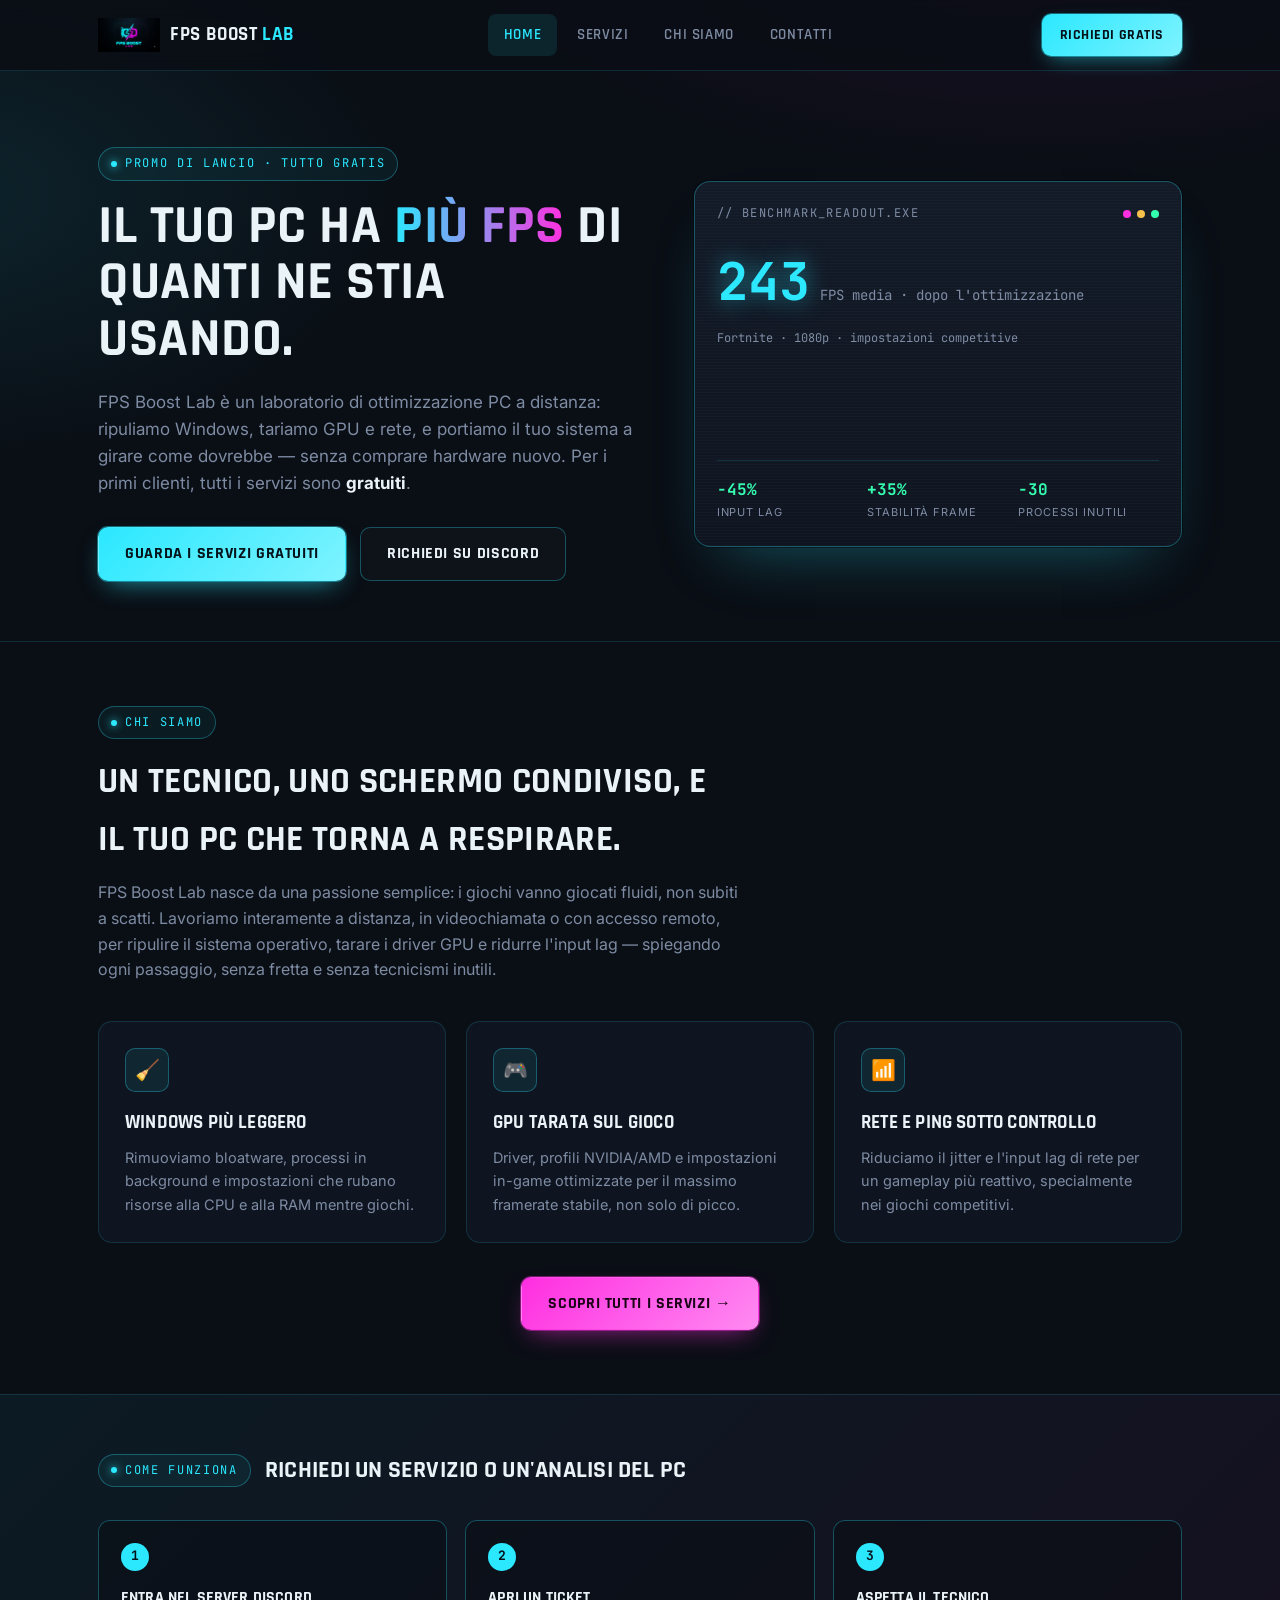
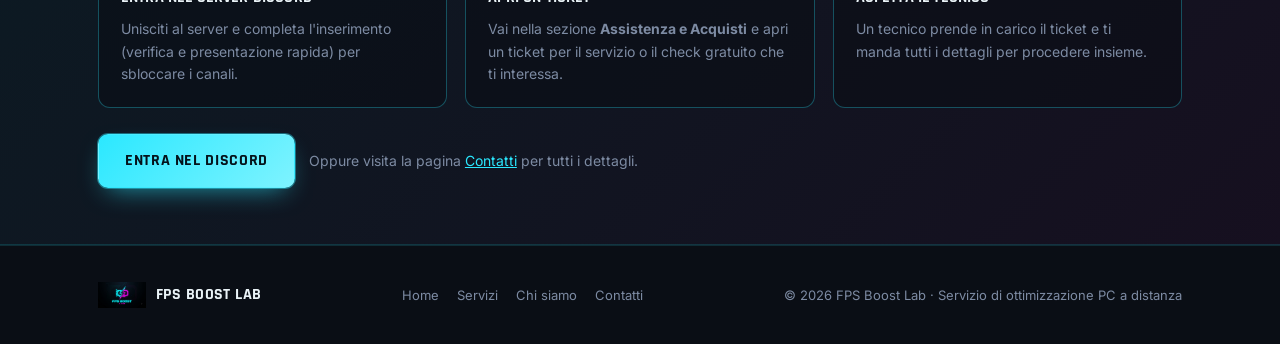
<file: index.html>
<!DOCTYPE html>
<html lang="it">
<head>
<meta charset="UTF-8">
<meta name="viewport" content="width=device-width, initial-scale=1.0">
<title>FPS Boost Lab — Ottimizzazione PC per il gaming</title>
<meta name="description" content="Ottimizzazione PC professionale a distanza: più FPS, meno input lag, Windows pulito. Servizio via Discord.">
<link rel="stylesheet" href="style.css">
</head>
<body>

<header class="topbar">
  <div class="topbar-inner">
    <a href="index.html" class="brand">
      <img src="logo.png" alt="FPS Boost Lab">
      <span class="brand-name">FPS Boost <span>Lab</span></span>
    </a>
    <nav class="mainnav">
      <ul>
        <li><a href="index.html" class="active">Home</a></li>
        <li><a href="servizi.html">Servizi</a></li>
        <li><a href="chi-siamo.html">Chi siamo</a></li>
        <li><a href="contatti.html">Contatti</a></li>
      </ul>
    </nav>
    <a class="nav-cta" href="contatti.html">Richiedi gratis</a>
    <button class="burger" aria-label="Apri menu" aria-expanded="false">☰</button>
  </div>
</header>

<main>
  <section class="hero">
    <div class="wrap hero-grid">
      <div>
        <span class="eyebrow">Promo di lancio · tutto gratis</span>
        <h1>Il tuo PC ha <span class="grad">più FPS</span> di quanti ne stia usando.</h1>
        <p class="lead">FPS Boost Lab è un laboratorio di ottimizzazione PC a distanza: ripuliamo Windows, tariamo GPU e rete, e portiamo il tuo sistema a girare come dovrebbe — senza comprare hardware nuovo. Per i primi clienti, tutti i servizi sono <strong style="color:var(--text)">gratuiti</strong>.</p>
        <div class="hero-actions">
          <a href="servizi.html" class="btn btn-primary">Guarda i servizi gratuiti</a>
          <a href="contatti.html" class="btn btn-ghost">Richiedi su Discord</a>
        </div>
      </div>

      <div class="hud">
        <div class="hud-head">
          <span class="hud-title">// benchmark_readout.exe</span>
          <div class="hud-dot"><span></span><span></span><span></span></div>
        </div>
        <div class="fps-readout">
          <span class="fps-num mono" data-fps-count="243">118</span>
          <span class="fps-unit">FPS media · dopo l'ottimizzazione</span>
        </div>
        <div class="fps-label">Fortnite · 1080p · impostazioni competitive</div>
        <div class="bars" aria-hidden="true">
          <i style="animation-delay:.0s"></i><i style="animation-delay:.1s"></i><i style="animation-delay:.2s"></i>
          <i style="animation-delay:.3s"></i><i style="animation-delay:.4s"></i><i style="animation-delay:.5s"></i>
          <i style="animation-delay:.6s"></i><i style="animation-delay:.7s"></i><i style="animation-delay:.8s"></i>
          <i style="animation-delay:.9s"></i><i style="animation-delay:1s"></i><i style="animation-delay:1.1s"></i>
        </div>
        <div class="hud-stats">
          <div><div class="v">-45%</div><div class="k">Input lag</div></div>
          <div><div class="v">+35%</div><div class="k">Stabilità frame</div></div>
          <div><div class="v">-30</div><div class="k">Processi inutili</div></div>
        </div>
      </div>
    </div>
  </section>

  <hr class="divider">

  <section>
    <div class="wrap">
      <div class="section-head">
        <span class="eyebrow">Chi siamo</span>
        <h2>Un tecnico, uno schermo condiviso, e il tuo PC che torna a respirare.</h2>
        <p>FPS Boost Lab nasce da una passione semplice: i giochi vanno giocati fluidi, non subiti a scatti. Lavoriamo interamente a distanza, in videochiamata o con accesso remoto, per ripulire il sistema operativo, tarare i driver GPU e ridurre l'input lag — spiegando ogni passaggio, senza fretta e senza tecnicismi inutili.</p>
      </div>

      <div class="grid grid-3">
        <div class="card">
          <div class="icon">🧹</div>
          <h3>Windows più leggero</h3>
          <p>Rimuoviamo bloatware, processi in background e impostazioni che rubano risorse alla CPU e alla RAM mentre giochi.</p>
        </div>
        <div class="card">
          <div class="icon">🎮</div>
          <h3>GPU tarata sul gioco</h3>
          <p>Driver, profili NVIDIA/AMD e impostazioni in-game ottimizzate per il massimo framerate stabile, non solo di picco.</p>
        </div>
        <div class="card">
          <div class="icon">📶</div>
          <h3>Rete e ping sotto controllo</h3>
          <p>Riduciamo il jitter e l'input lag di rete per un gameplay più reattivo, specialmente nei giochi competitivi.</p>
        </div>
      </div>

      <div style="margin-top:34px; text-align:center;">
        <a href="servizi.html" class="btn btn-magenta">Scopri tutti i servizi →</a>
      </div>
    </div>
  </section>
</main>

<section class="howto">
  <div class="wrap">
    <div class="howto-head">
      <span class="eyebrow">Come funziona</span>
      <h2>Richiedi un servizio o un'analisi del PC</h2>
    </div>
    <div class="howto-steps">
      <div class="howto-step">
        <div class="num">1</div>
        <h4>Entra nel server Discord</h4>
        <p>Unisciti al server e completa l'inserimento (verifica e presentazione rapida) per sbloccare i canali.</p>
      </div>
      <div class="howto-step">
        <div class="num">2</div>
        <h4>Apri un ticket</h4>
        <p>Vai nella sezione <strong>Assistenza e Acquisti</strong> e apri un ticket per il servizio o il check gratuito che ti interessa.</p>
      </div>
      <div class="howto-step">
        <div class="num">3</div>
        <h4>Aspetta il tecnico</h4>
        <p>Un tecnico prende in carico il ticket e ti manda tutti i dettagli per procedere insieme.</p>
      </div>
    </div>
    <div class="howto-cta">
      <a href="https://discord.gg/3msEmPQ2M" target="_blank" rel="noopener" class="btn btn-primary">Entra nel Discord</a>
      <p>Oppure visita la pagina <a href="contatti.html" style="color:var(--cyan)">Contatti</a> per tutti i dettagli.</p>
    </div>
  </div>
</section>

<footer class="site-footer">
  <div class="wrap footer-inner">
    <div class="footer-brand">
      <img src="logo.png" alt="FPS Boost Lab">
      <span>FPS Boost Lab</span>
    </div>
    <ul class="footer-links">
      <li><a href="index.html">Home</a></li>
      <li><a href="servizi.html">Servizi</a></li>
      <li><a href="chi-siamo.html">Chi siamo</a></li>
      <li><a href="contatti.html">Contatti</a></li>
    </ul>
    <p>© 2026 FPS Boost Lab · Servizio di ottimizzazione PC a distanza</p>
  </div>
</footer>

<script src="script.js"></script>
</body>
</html>
</file>
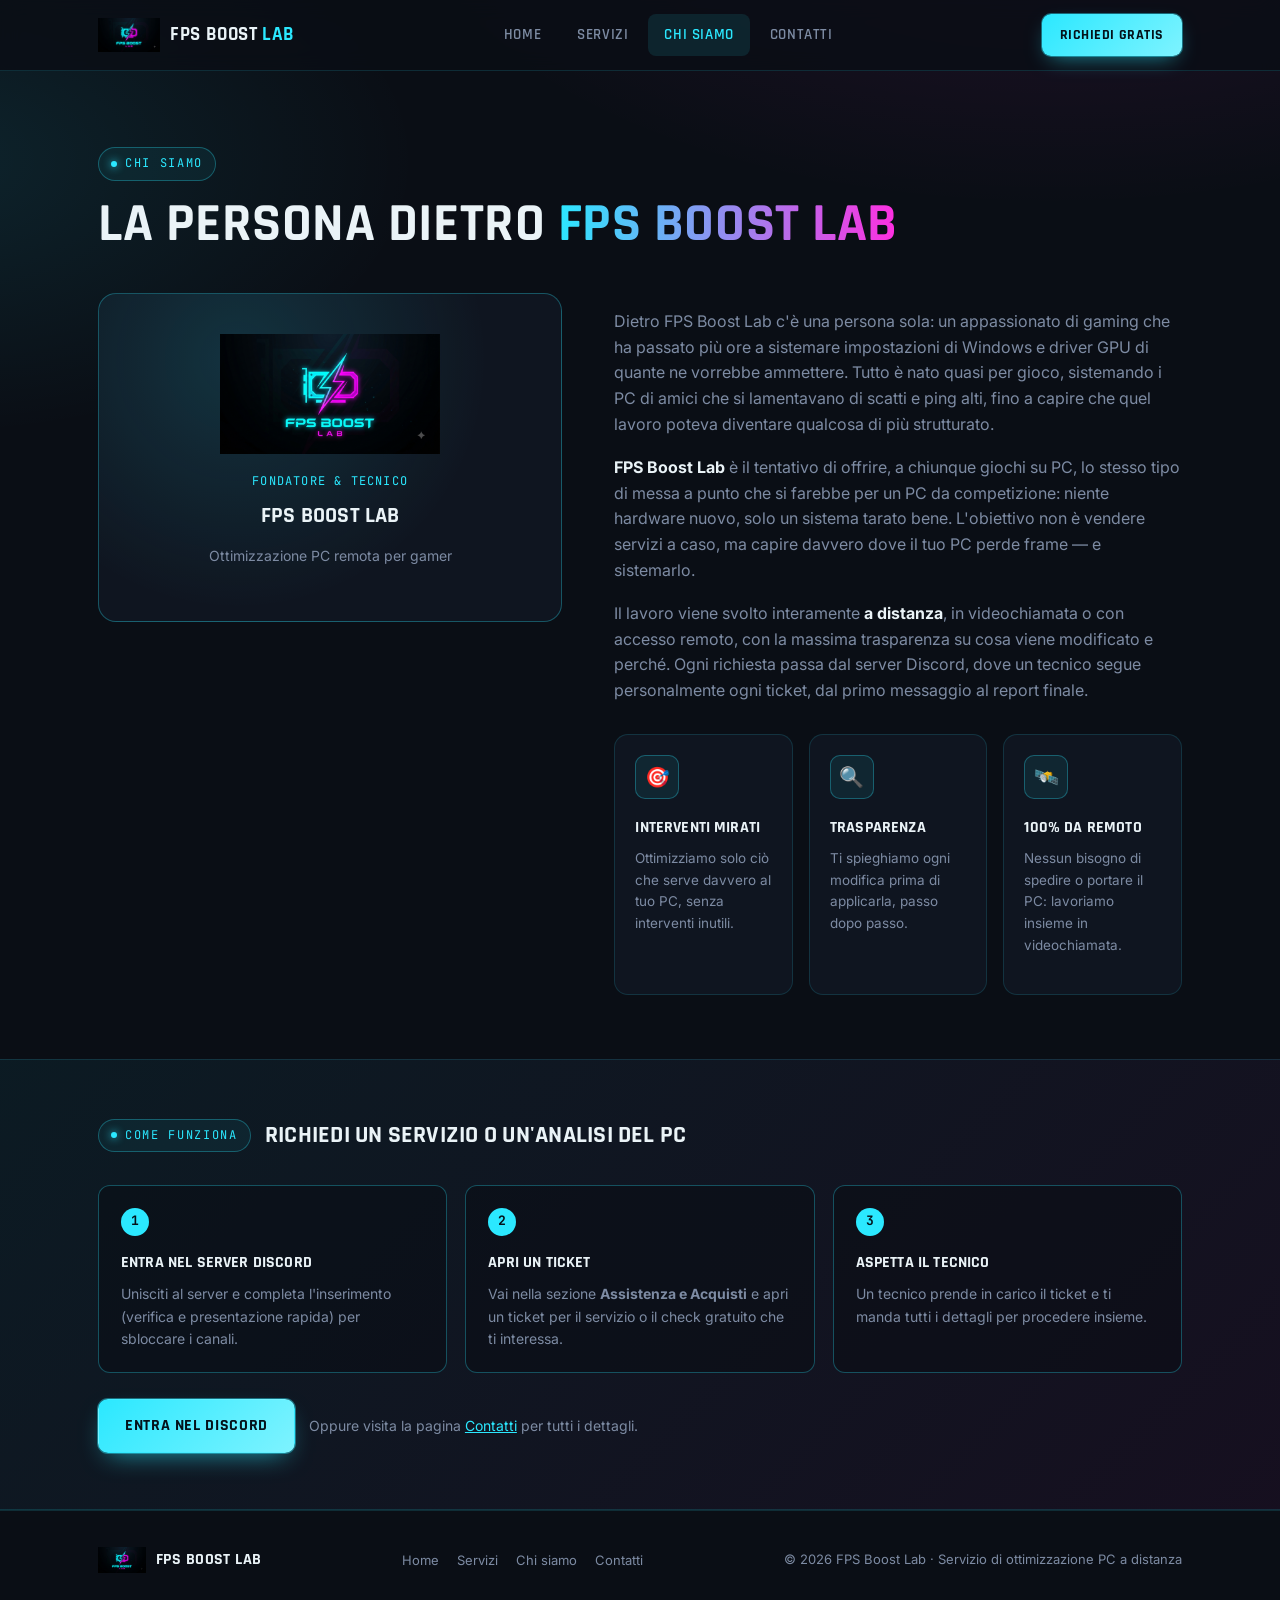
<file: chi-siamo.html>
<!DOCTYPE html>
<html lang="it">
<head>
<meta charset="UTF-8">
<meta name="viewport" content="width=device-width, initial-scale=1.0">
<title>Chi siamo — FPS Boost Lab</title>
<meta name="description" content="Scopri chi c'è dietro FPS Boost Lab e perché è nato questo servizio di ottimizzazione PC.">
<link rel="stylesheet" href="style.css">
</head>
<body>

<header class="topbar">
  <div class="topbar-inner">
    <a href="index.html" class="brand">
      <img src="logo.png" alt="FPS Boost Lab">
      <span class="brand-name">FPS Boost <span>Lab</span></span>
    </a>
    <nav class="mainnav">
      <ul>
        <li><a href="index.html">Home</a></li>
        <li><a href="servizi.html">Servizi</a></li>
        <li><a href="chi-siamo.html" class="active">Chi siamo</a></li>
        <li><a href="contatti.html">Contatti</a></li>
      </ul>
    </nav>
    <a class="nav-cta" href="contatti.html">Richiedi gratis</a>
    <button class="burger" aria-label="Apri menu" aria-expanded="false">☰</button>
  </div>
</header>

<main>
  <section class="hero" style="padding-bottom:10px;">
    <div class="wrap">
      <span class="eyebrow">Chi siamo</span>
      <h1 style="margin-top:16px;">La persona dietro <span class="grad">FPS Boost Lab</span></h1>
    </div>
  </section>

  <section style="padding-top:10px;">
    <div class="wrap about-grid">
      <div class="about-emblem">
        <img src="logo.png" alt="Logo FPS Boost Lab">
        <div class="role">Fondatore &amp; Tecnico</div>
        <h3>FPS Boost Lab</h3>
        <p style="color:var(--muted); font-size:14px; margin-top:10px;">Ottimizzazione PC remota per gamer</p>
      </div>

      <div class="about-body">
        <p>Dietro FPS Boost Lab c'è una persona sola: un appassionato di gaming che ha passato più ore a sistemare impostazioni di Windows e driver GPU di quante ne vorrebbe ammettere. Tutto è nato quasi per gioco, sistemando i PC di amici che si lamentavano di scatti e ping alti, fino a capire che quel lavoro poteva diventare qualcosa di più strutturato.</p>
        <p><strong>FPS Boost Lab</strong> è il tentativo di offrire, a chiunque giochi su PC, lo stesso tipo di messa a punto che si farebbe per un PC da competizione: niente hardware nuovo, solo un sistema tarato bene. L'obiettivo non è vendere servizi a caso, ma capire davvero dove il tuo PC perde frame — e sistemarlo.</p>
        <p>Il lavoro viene svolto interamente <strong>a distanza</strong>, in videochiamata o con accesso remoto, con la massima trasparenza su cosa viene modificato e perché. Ogni richiesta passa dal server Discord, dove un tecnico segue personalmente ogni ticket, dal primo messaggio al report finale.</p>

        <div class="values">
          <div class="card">
            <div class="icon">🎯</div>
            <h3 style="font-size:16px;">Interventi mirati</h3>
            <p style="font-size:13.5px;">Ottimizziamo solo ciò che serve davvero al tuo PC, senza interventi inutili.</p>
          </div>
          <div class="card">
            <div class="icon">🔍</div>
            <h3 style="font-size:16px;">Trasparenza</h3>
            <p style="font-size:13.5px;">Ti spieghiamo ogni modifica prima di applicarla, passo dopo passo.</p>
          </div>
          <div class="card">
            <div class="icon">🛰️</div>
            <h3 style="font-size:16px;">100% da remoto</h3>
            <p style="font-size:13.5px;">Nessun bisogno di spedire o portare il PC: lavoriamo insieme in videochiamata.</p>
          </div>
        </div>
      </div>
    </div>
  </section>
</main>

<section class="howto">
  <div class="wrap">
    <div class="howto-head">
      <span class="eyebrow">Come funziona</span>
      <h2>Richiedi un servizio o un'analisi del PC</h2>
    </div>
    <div class="howto-steps">
      <div class="howto-step">
        <div class="num">1</div>
        <h4>Entra nel server Discord</h4>
        <p>Unisciti al server e completa l'inserimento (verifica e presentazione rapida) per sbloccare i canali.</p>
      </div>
      <div class="howto-step">
        <div class="num">2</div>
        <h4>Apri un ticket</h4>
        <p>Vai nella sezione <strong>Assistenza e Acquisti</strong> e apri un ticket per il servizio o il check gratuito che ti interessa.</p>
      </div>
      <div class="howto-step">
        <div class="num">3</div>
        <h4>Aspetta il tecnico</h4>
        <p>Un tecnico prende in carico il ticket e ti manda tutti i dettagli per procedere insieme.</p>
      </div>
    </div>
    <div class="howto-cta">
      <a href="https://discord.gg/3msEmPQ2M" target="_blank" rel="noopener" class="btn btn-primary">Entra nel Discord</a>
      <p>Oppure visita la pagina <a href="contatti.html" style="color:var(--cyan)">Contatti</a> per tutti i dettagli.</p>
    </div>
  </div>
</section>

<footer class="site-footer">
  <div class="wrap footer-inner">
    <div class="footer-brand">
      <img src="logo.png" alt="FPS Boost Lab">
      <span>FPS Boost Lab</span>
    </div>
    <ul class="footer-links">
      <li><a href="index.html">Home</a></li>
      <li><a href="servizi.html">Servizi</a></li>
      <li><a href="chi-siamo.html">Chi siamo</a></li>
      <li><a href="contatti.html">Contatti</a></li>
    </ul>
    <p>© 2026 FPS Boost Lab · Servizio di ottimizzazione PC a distanza</p>
  </div>
</footer>

<script src="script.js"></script>
</body>
</html>
</file>
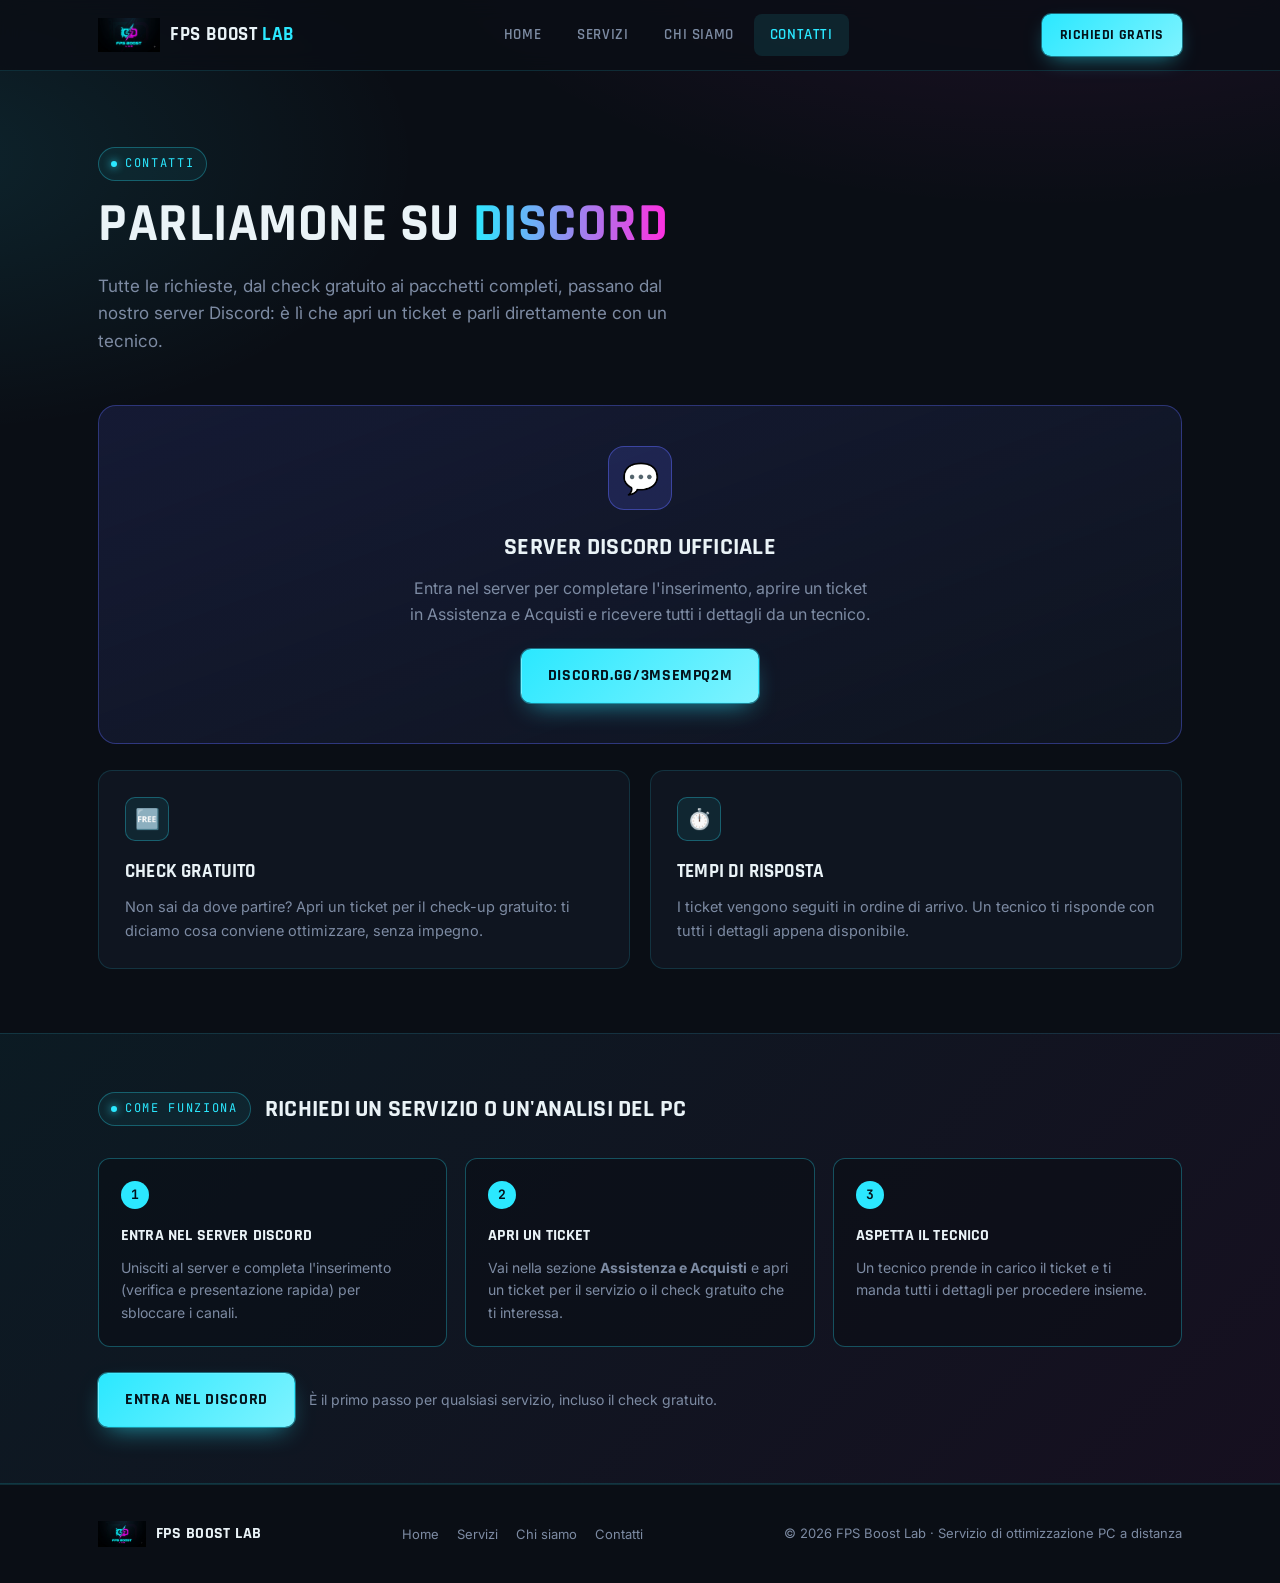
<file: contatti.html>
<!DOCTYPE html>
<html lang="it">
<head>
<meta charset="UTF-8">
<meta name="viewport" content="width=device-width, initial-scale=1.0">
<title>Contatti — FPS Boost Lab</title>
<meta name="description" content="Contatta FPS Boost Lab sul nostro server Discord per richiedere un servizio o un'analisi gratuita del PC.">
<link rel="stylesheet" href="style.css">
</head>
<body>

<header class="topbar">
  <div class="topbar-inner">
    <a href="index.html" class="brand">
      <img src="logo.png" alt="FPS Boost Lab">
      <span class="brand-name">FPS Boost <span>Lab</span></span>
    </a>
    <nav class="mainnav">
      <ul>
        <li><a href="index.html">Home</a></li>
        <li><a href="servizi.html">Servizi</a></li>
        <li><a href="chi-siamo.html">Chi siamo</a></li>
        <li><a href="contatti.html" class="active">Contatti</a></li>
      </ul>
    </nav>
    <a class="nav-cta" href="contatti.html">Richiedi gratis</a>
    <button class="burger" aria-label="Apri menu" aria-expanded="false">☰</button>
  </div>
</header>

<main>
  <section class="hero" style="padding-bottom:10px;">
    <div class="wrap">
      <span class="eyebrow">Contatti</span>
      <h1 style="margin-top:16px;">Parliamone su <span class="grad">Discord</span></h1>
      <p class="lead">Tutte le richieste, dal check gratuito ai pacchetti completi, passano dal nostro server Discord: è lì che apri un ticket e parli direttamente con un tecnico.</p>
    </div>
  </section>

  <section style="padding-top:10px;">
    <div class="wrap">
      <div class="discord-card">
        <div class="icon-lg">💬</div>
        <h3>Server Discord ufficiale</h3>
        <p>Entra nel server per completare l'inserimento, aprire un ticket in Assistenza e Acquisti e ricevere tutti i dettagli da un tecnico.</p>
        <a href="https://discord.gg/3msEmPQ2M" target="_blank" rel="noopener" class="btn btn-primary">discord.gg/3msEmPQ2M</a>
      </div>

      <div class="contact-alt">
        <div class="card">
          <div class="icon">🆓</div>
          <h3>Check gratuito</h3>
          <p>Non sai da dove partire? Apri un ticket per il check-up gratuito: ti diciamo cosa conviene ottimizzare, senza impegno.</p>
        </div>
        <div class="card">
          <div class="icon">⏱️</div>
          <h3>Tempi di risposta</h3>
          <p>I ticket vengono seguiti in ordine di arrivo. Un tecnico ti risponde con tutti i dettagli appena disponibile.</p>
        </div>
      </div>
    </div>
  </section>
</main>

<section class="howto">
  <div class="wrap">
    <div class="howto-head">
      <span class="eyebrow">Come funziona</span>
      <h2>Richiedi un servizio o un'analisi del PC</h2>
    </div>
    <div class="howto-steps">
      <div class="howto-step">
        <div class="num">1</div>
        <h4>Entra nel server Discord</h4>
        <p>Unisciti al server e completa l'inserimento (verifica e presentazione rapida) per sbloccare i canali.</p>
      </div>
      <div class="howto-step">
        <div class="num">2</div>
        <h4>Apri un ticket</h4>
        <p>Vai nella sezione <strong>Assistenza e Acquisti</strong> e apri un ticket per il servizio o il check gratuito che ti interessa.</p>
      </div>
      <div class="howto-step">
        <div class="num">3</div>
        <h4>Aspetta il tecnico</h4>
        <p>Un tecnico prende in carico il ticket e ti manda tutti i dettagli per procedere insieme.</p>
      </div>
    </div>
    <div class="howto-cta">
      <a href="https://discord.gg/3msEmPQ2M" target="_blank" rel="noopener" class="btn btn-primary">Entra nel Discord</a>
      <p>È il primo passo per qualsiasi servizio, incluso il check gratuito.</p>
    </div>
  </div>
</section>

<footer class="site-footer">
  <div class="wrap footer-inner">
    <div class="footer-brand">
      <img src="logo.png" alt="FPS Boost Lab">
      <span>FPS Boost Lab</span>
    </div>
    <ul class="footer-links">
      <li><a href="index.html">Home</a></li>
      <li><a href="servizi.html">Servizi</a></li>
      <li><a href="chi-siamo.html">Chi siamo</a></li>
      <li><a href="contatti.html">Contatti</a></li>
    </ul>
    <p>© 2026 FPS Boost Lab · Servizio di ottimizzazione PC a distanza</p>
  </div>
</footer>

<script src="script.js"></script>
</body>
</html>
</file>
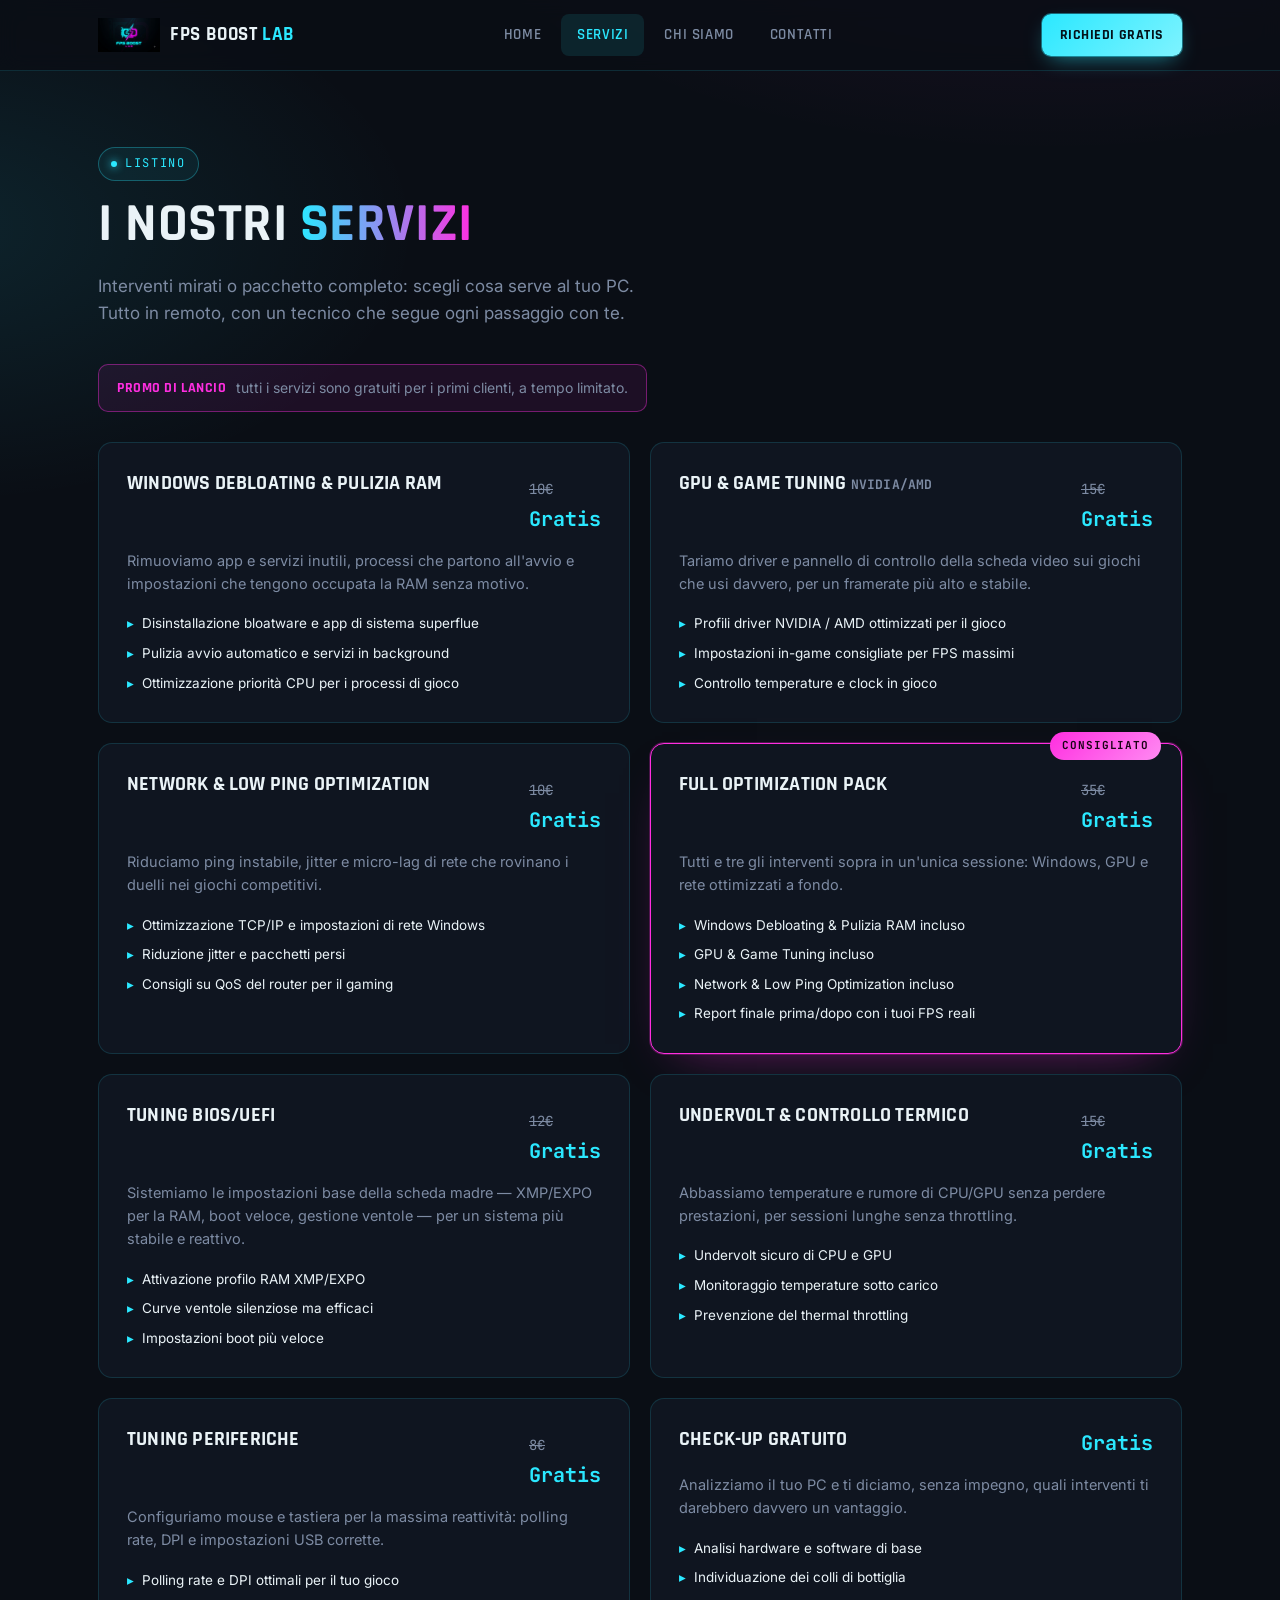
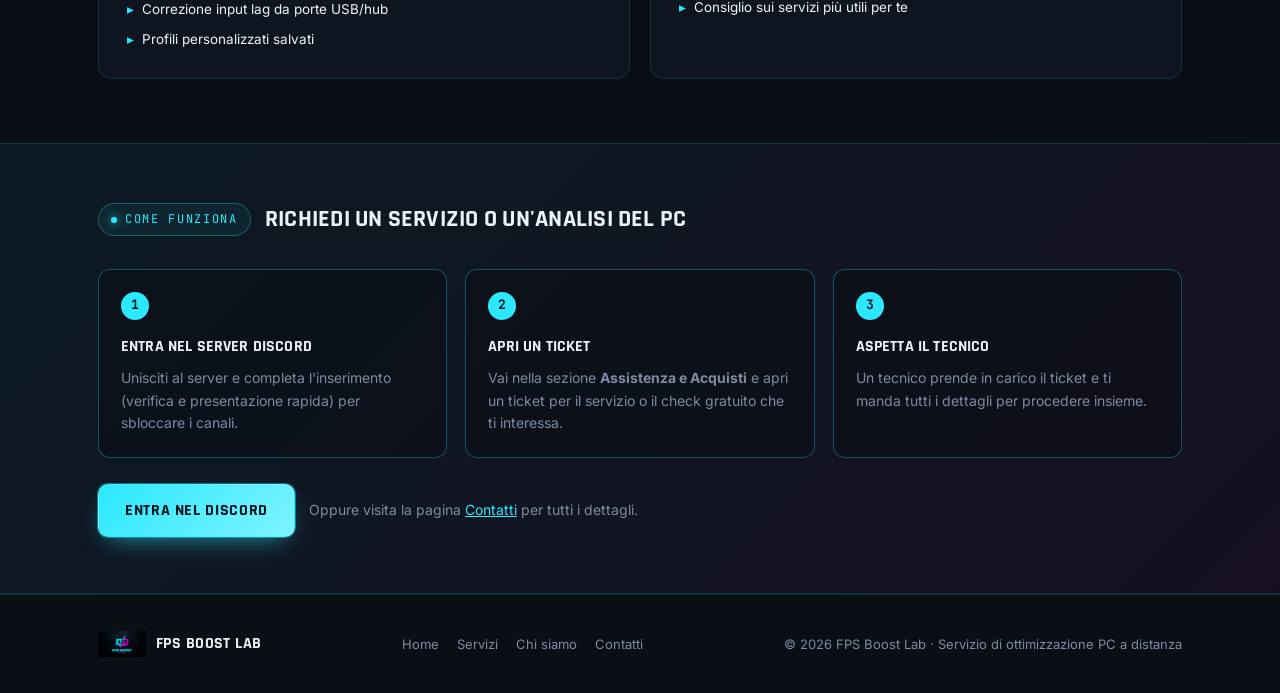
<file: servizi.html>
<!DOCTYPE html>
<html lang="it">
<head>
<meta charset="UTF-8">
<meta name="viewport" content="width=device-width, initial-scale=1.0">
<title>Servizi — FPS Boost Lab</title>
<meta name="description" content="Tutti i servizi di ottimizzazione PC di FPS Boost Lab: Windows debloating, tuning GPU, rete, pacchetti completi e check gratuito.">
<link rel="stylesheet" href="style.css">
</head>
<body>

<header class="topbar">
  <div class="topbar-inner">
    <a href="index.html" class="brand">
      <img src="logo.png" alt="FPS Boost Lab">
      <span class="brand-name">FPS Boost <span>Lab</span></span>
    </a>
    <nav class="mainnav">
      <ul>
        <li><a href="index.html">Home</a></li>
        <li><a href="servizi.html" class="active">Servizi</a></li>
        <li><a href="chi-siamo.html">Chi siamo</a></li>
        <li><a href="contatti.html">Contatti</a></li>
      </ul>
    </nav>
    <a class="nav-cta" href="contatti.html">Richiedi gratis</a>
    <button class="burger" aria-label="Apri menu" aria-expanded="false">☰</button>
  </div>
</header>

<main>
  <section class="hero" style="padding-bottom:20px;">
    <div class="wrap">
      <span class="eyebrow">Listino</span>
      <h1 style="margin-top:16px;">I nostri <span class="grad">servizi</span></h1>
      <p class="lead">Interventi mirati o pacchetto completo: scegli cosa serve al tuo PC. Tutto in remoto, con un tecnico che segue ogni passaggio con te.</p>
      <div style="display:inline-flex; align-items:center; gap:10px; margin-top:6px; background:rgba(255,46,224,.08); border:1px solid rgba(255,46,224,.4); border-radius:10px; padding:12px 18px;">
        <span style="font-family:'Rajdhani'; font-weight:700; letter-spacing:.04em; text-transform:uppercase; color:var(--magenta); font-size:14px;">Promo di lancio</span>
        <span style="color:var(--muted); font-size:14px;">tutti i servizi sono gratuiti per i primi clienti, a tempo limitato.</span>
      </div>
    </div>
  </section>

  <section style="padding-top:10px;">
    <div class="wrap">
      <div class="grid grid-2">

        <div class="svc-card">
          <div class="svc-top">
            <h3>Windows Debloating &amp; Pulizia RAM</h3>
            <div class="svc-price"><span style="text-decoration:line-through; color:var(--muted); font-size:14px; font-weight:400;">10€</span><br>Gratis</div>
          </div>
          <p>Rimuoviamo app e servizi inutili, processi che partono all'avvio e impostazioni che tengono occupata la RAM senza motivo.</p>
          <ul class="svc-list">
            <li>Disinstallazione bloatware e app di sistema superflue</li>
            <li>Pulizia avvio automatico e servizi in background</li>
            <li>Ottimizzazione priorità CPU per i processi di gioco</li>
          </ul>
        </div>

        <div class="svc-card">
          <div class="svc-top">
            <h3>GPU &amp; Game Tuning <span class="mono" style="font-size:13px; color:var(--muted)">NVIDIA/AMD</span></h3>
            <div class="svc-price"><span style="text-decoration:line-through; color:var(--muted); font-size:14px; font-weight:400;">15€</span><br>Gratis</div>
          </div>
          <p>Tariamo driver e pannello di controllo della scheda video sui giochi che usi davvero, per un framerate più alto e stabile.</p>
          <ul class="svc-list">
            <li>Profili driver NVIDIA / AMD ottimizzati per il gioco</li>
            <li>Impostazioni in-game consigliate per FPS massimi</li>
            <li>Controllo temperature e clock in gioco</li>
          </ul>
        </div>

        <div class="svc-card">
          <div class="svc-top">
            <h3>Network &amp; Low Ping Optimization</h3>
            <div class="svc-price"><span style="text-decoration:line-through; color:var(--muted); font-size:14px; font-weight:400;">10€</span><br>Gratis</div>
          </div>
          <p>Riduciamo ping instabile, jitter e micro-lag di rete che rovinano i duelli nei giochi competitivi.</p>
          <ul class="svc-list">
            <li>Ottimizzazione TCP/IP e impostazioni di rete Windows</li>
            <li>Riduzione jitter e pacchetti persi</li>
            <li>Consigli su QoS del router per il gaming</li>
          </ul>
        </div>

        <div class="svc-card featured">
          <span class="svc-tag">Consigliato</span>
          <div class="svc-top">
            <h3>Full Optimization Pack</h3>
            <div class="svc-price"><span style="text-decoration:line-through; color:var(--muted); font-size:14px; font-weight:400;">35€</span><br>Gratis</div>
          </div>
          <p>Tutti e tre gli interventi sopra in un'unica sessione: Windows, GPU e rete ottimizzati a fondo.</p>
          <ul class="svc-list">
            <li>Windows Debloating &amp; Pulizia RAM incluso</li>
            <li>GPU &amp; Game Tuning incluso</li>
            <li>Network &amp; Low Ping Optimization incluso</li>
            <li>Report finale prima/dopo con i tuoi FPS reali</li>
          </ul>
        </div>

        <div class="svc-card">
          <div class="svc-top">
            <h3>Tuning BIOS/UEFI</h3>
            <div class="svc-price"><span style="text-decoration:line-through; color:var(--muted); font-size:14px; font-weight:400;">12€</span><br>Gratis</div>
          </div>
          <p>Sistemiamo le impostazioni base della scheda madre — XMP/EXPO per la RAM, boot veloce, gestione ventole — per un sistema più stabile e reattivo.</p>
          <ul class="svc-list">
            <li>Attivazione profilo RAM XMP/EXPO</li>
            <li>Curve ventole silenziose ma efficaci</li>
            <li>Impostazioni boot più veloce</li>
          </ul>
        </div>

        <div class="svc-card">
          <div class="svc-top">
            <h3>Undervolt &amp; Controllo Termico</h3>
            <div class="svc-price"><span style="text-decoration:line-through; color:var(--muted); font-size:14px; font-weight:400;">15€</span><br>Gratis</div>
          </div>
          <p>Abbassiamo temperature e rumore di CPU/GPU senza perdere prestazioni, per sessioni lunghe senza throttling.</p>
          <ul class="svc-list">
            <li>Undervolt sicuro di CPU e GPU</li>
            <li>Monitoraggio temperature sotto carico</li>
            <li>Prevenzione del thermal throttling</li>
          </ul>
        </div>

        <div class="svc-card">
          <div class="svc-top">
            <h3>Tuning Periferiche</h3>
            <div class="svc-price"><span style="text-decoration:line-through; color:var(--muted); font-size:14px; font-weight:400;">8€</span><br>Gratis</div>
          </div>
          <p>Configuriamo mouse e tastiera per la massima reattività: polling rate, DPI e impostazioni USB corrette.</p>
          <ul class="svc-list">
            <li>Polling rate e DPI ottimali per il tuo gioco</li>
            <li>Correzione input lag da porte USB/hub</li>
            <li>Profili personalizzati salvati</li>
          </ul>
        </div>

        <div class="svc-card">
          <div class="svc-top">
            <h3>Check-Up Gratuito</h3>
            <div class="svc-price">Gratis</div>
          </div>
          <p>Analizziamo il tuo PC e ti diciamo, senza impegno, quali interventi ti darebbero davvero un vantaggio.</p>
          <ul class="svc-list">
            <li>Analisi hardware e software di base</li>
            <li>Individuazione dei colli di bottiglia</li>
            <li>Consiglio sui servizi più utili per te</li>
          </ul>
        </div>

      </div>
    </div>
  </section>
</main>

<section class="howto">
  <div class="wrap">
    <div class="howto-head">
      <span class="eyebrow">Come funziona</span>
      <h2>Richiedi un servizio o un'analisi del PC</h2>
    </div>
    <div class="howto-steps">
      <div class="howto-step">
        <div class="num">1</div>
        <h4>Entra nel server Discord</h4>
        <p>Unisciti al server e completa l'inserimento (verifica e presentazione rapida) per sbloccare i canali.</p>
      </div>
      <div class="howto-step">
        <div class="num">2</div>
        <h4>Apri un ticket</h4>
        <p>Vai nella sezione <strong>Assistenza e Acquisti</strong> e apri un ticket per il servizio o il check gratuito che ti interessa.</p>
      </div>
      <div class="howto-step">
        <div class="num">3</div>
        <h4>Aspetta il tecnico</h4>
        <p>Un tecnico prende in carico il ticket e ti manda tutti i dettagli per procedere insieme.</p>
      </div>
    </div>
    <div class="howto-cta">
      <a href="https://discord.gg/3msEmPQ2M" target="_blank" rel="noopener" class="btn btn-primary">Entra nel Discord</a>
      <p>Oppure visita la pagina <a href="contatti.html" style="color:var(--cyan)">Contatti</a> per tutti i dettagli.</p>
    </div>
  </div>
</section>

<footer class="site-footer">
  <div class="wrap footer-inner">
    <div class="footer-brand">
      <img src="logo.png" alt="FPS Boost Lab">
      <span>FPS Boost Lab</span>
    </div>
    <ul class="footer-links">
      <li><a href="index.html">Home</a></li>
      <li><a href="servizi.html">Servizi</a></li>
      <li><a href="chi-siamo.html">Chi siamo</a></li>
      <li><a href="contatti.html">Contatti</a></li>
    </ul>
    <p>© 2026 FPS Boost Lab · Servizio di ottimizzazione PC a distanza</p>
  </div>
</footer>

<script src="script.js"></script>
</body>
</html>
</file>
<file: style.css>
/* ==========================================================================
   FPS BOOST LAB — design tokens
   Palette:  --bg #0a0e15 · --bg-panel #0f1520 · --bg-panel-2 #131b28
             --cyan #2be8ff · --magenta #ff2ee0 · --green #33ffb0 (benchmark "good")
             --text #eaf3f7 · --muted #7d8ba3 · --line rgba(43,232,255,.14)
   Type: display "Rajdhani" (angular/tech) · body "Inter" · data "JetBrains Mono"
   ========================================================================== */

@import url('https://fonts.googleapis.com/css2?family=Rajdhani:wght@500;600;700&family=Inter:wght@400;500;600&family=JetBrains+Mono:wght@400;500;700&display=swap');

:root{
  --bg:#0a0e15;
  --bg-panel:#0f1520;
  --bg-panel-2:#131b28;
  --cyan:#2be8ff;
  --magenta:#ff2ee0;
  --green:#33ffb0;
  --text:#eaf3f7;
  --muted:#7d8ba3;
  --line: rgba(43,232,255,.14);
  --line-strong: rgba(43,232,255,.3);
  --radius: 14px;
  --maxw: 1140px;
}

*{box-sizing:border-box;}
html{scroll-behavior:smooth;}
body{
  margin:0;
  background:
    radial-gradient(1100px 560px at 82% -8%, rgba(255,46,224,.10), transparent 60%),
    radial-gradient(900px 500px at -6% 10%, rgba(43,232,255,.10), transparent 55%),
    var(--bg);
  color:var(--text);
  font-family:'Inter', system-ui, sans-serif;
  line-height:1.6;
  -webkit-font-smoothing:antialiased;
}
h1,h2,h3,h4,.display{
  font-family:'Rajdhani', sans-serif;
  font-weight:700;
  letter-spacing:.01em;
  margin:0;
  text-transform:uppercase;
}
.mono{font-family:'JetBrains Mono', monospace;}
a{color:inherit;}
img{max-width:100%;display:block;}
:focus-visible{outline:2px solid var(--cyan); outline-offset:3px;}

.wrap{max-width:var(--maxw); margin:0 auto; padding:0 28px;}
.eyebrow{
  display:inline-flex; align-items:center; gap:8px;
  font-family:'JetBrains Mono', monospace;
  font-size:12px; letter-spacing:.14em; text-transform:uppercase;
  color:var(--cyan);
  border:1px solid var(--line-strong);
  background:rgba(43,232,255,.06);
  padding:6px 12px; border-radius:999px;
}
.eyebrow::before{content:''; width:6px; height:6px; border-radius:50%; background:var(--cyan); box-shadow:0 0 8px var(--cyan);}

/* ---------- top bar ---------- */
.topbar{
  position:sticky; top:0; z-index:50;
  background:rgba(10,14,21,.82);
  backdrop-filter: blur(10px);
  border-bottom:1px solid var(--line);
}
.topbar-inner{
  max-width:var(--maxw); margin:0 auto; padding:14px 28px;
  display:flex; align-items:center; justify-content:space-between; gap:20px;
}
.brand{display:flex; align-items:center; gap:10px; text-decoration:none;}
.brand img{height:34px; width:auto;}
.brand-name{font-family:'Rajdhani', sans-serif; font-weight:700; font-size:19px; letter-spacing:.03em; text-transform:uppercase;}
.brand-name span{color:var(--cyan);}

nav.mainnav ul{list-style:none; display:flex; gap:4px; margin:0; padding:0;}
nav.mainnav a{
  display:block; padding:9px 16px; border-radius:8px;
  font-family:'Rajdhani', sans-serif; font-weight:600; font-size:15px; letter-spacing:.04em;
  text-transform:uppercase; text-decoration:none; color:var(--muted);
  transition:color .15s ease, background .15s ease;
}
nav.mainnav a:hover{color:var(--text); background:rgba(43,232,255,.07);}
nav.mainnav a.active{color:var(--cyan); background:rgba(43,232,255,.1);}

.nav-cta{
  font-family:'Rajdhani', sans-serif; font-weight:700; font-size:14px; letter-spacing:.04em; text-transform:uppercase;
  color:#04121a; background:linear-gradient(135deg, var(--cyan), #7ef3ff);
  padding:10px 18px; border-radius:9px; text-decoration:none;
  box-shadow:0 0 0 1px rgba(43,232,255,.4), 0 8px 22px -8px rgba(43,232,255,.6);
  white-space:nowrap;
}
.nav-cta:hover{filter:brightness(1.08);}

.burger{display:none;}

/* ---------- buttons ---------- */
.btn{
  display:inline-flex; align-items:center; gap:10px;
  font-family:'Rajdhani', sans-serif; font-weight:700; font-size:16px; letter-spacing:.04em; text-transform:uppercase;
  padding:13px 26px; border-radius:10px; text-decoration:none; cursor:pointer; border:1px solid transparent;
}
.btn-primary{
  color:#04121a; background:linear-gradient(135deg, var(--cyan), #7ef3ff);
  box-shadow:0 0 0 1px rgba(43,232,255,.4), 0 10px 26px -10px rgba(43,232,255,.65);
}
.btn-primary:hover{filter:brightness(1.06); transform:translateY(-1px);}
.btn-ghost{
  color:var(--text); background:rgba(255,255,255,.02); border-color:var(--line-strong);
}
.btn-ghost:hover{background:rgba(43,232,255,.07); border-color:var(--cyan);}
.btn-magenta{
  color:#1a0316; background:linear-gradient(135deg, var(--magenta), #ff8af2);
  box-shadow:0 0 0 1px rgba(255,46,224,.4), 0 10px 26px -10px rgba(255,46,224,.6);
}
.btn-magenta:hover{filter:brightness(1.06); transform:translateY(-1px);}
.btn-block{width:100%; justify-content:center;}

/* ---------- hero ---------- */
.hero{padding:76px 0 60px;}
.hero-grid{display:grid; grid-template-columns:1.05fr .95fr; gap:56px; align-items:center;}
.hero h1{font-size:clamp(34px,5vw,54px); line-height:1.05; margin:18px 0 20px;}
.hero h1 .grad{
  background:linear-gradient(90deg, var(--cyan), var(--magenta));
  -webkit-background-clip:text; background-clip:text; color:transparent;
}
.hero p.lead{color:var(--muted); font-size:17px; max-width:52ch; margin-bottom:30px;}
.hero-actions{display:flex; gap:14px; flex-wrap:wrap;}

/* ---------- HUD benchmark panel (signature element) ---------- */
.hud{
  background:linear-gradient(180deg, var(--bg-panel-2), var(--bg-panel));
  border:1px solid var(--line-strong);
  border-radius:16px;
  padding:22px 22px 24px;
  position:relative;
  overflow:hidden;
  box-shadow:0 0 0 1px rgba(0,0,0,.4), 0 30px 60px -30px rgba(43,232,255,.35);
}
.hud::before{
  content:''; position:absolute; inset:0;
  background: repeating-linear-gradient( to bottom, rgba(255,255,255,.02) 0px, rgba(255,255,255,.02) 1px, transparent 1px, transparent 3px);
  pointer-events:none;
}
.hud-head{display:flex; align-items:center; justify-content:space-between; margin-bottom:16px;}
.hud-title{font-family:'JetBrains Mono'; font-size:12px; letter-spacing:.12em; color:var(--muted); text-transform:uppercase;}
.hud-dot{display:flex; gap:6px;}
.hud-dot span{width:8px; height:8px; border-radius:50%; background:#233246;}
.hud-dot span:nth-child(1){background:var(--magenta);}
.hud-dot span:nth-child(2){background:#f4c04a;}
.hud-dot span:nth-child(3){background:var(--green);}

.fps-readout{display:flex; align-items:baseline; gap:10px; margin-bottom:6px;}
.fps-num{font-family:'JetBrains Mono'; font-weight:700; font-size:52px; color:var(--cyan); text-shadow:0 0 22px rgba(43,232,255,.55);}
.fps-unit{font-family:'JetBrains Mono'; color:var(--muted); font-size:14px;}
.fps-label{font-family:'JetBrains Mono'; font-size:12px; color:var(--muted); margin-bottom:18px;}

.bars{display:flex; align-items:flex-end; gap:6px; height:74px; margin-bottom:20px;}
.bars i{
  flex:1; display:block; border-radius:3px 3px 0 0;
  background:linear-gradient(180deg, var(--cyan), rgba(43,232,255,.15));
  animation: rise 2.4s ease-in-out infinite alternate;
}
.bars i:nth-child(odd){background:linear-gradient(180deg, var(--magenta), rgba(255,46,224,.15)); animation-duration:2.8s;}
@keyframes rise{ from{ transform:scaleY(.35); } to{ transform:scaleY(1); } }
.bars i{transform-origin:bottom;}

.hud-stats{display:grid; grid-template-columns:repeat(3,1fr); gap:10px; border-top:1px solid var(--line); padding-top:16px;}
.hud-stats div{text-align:left;}
.hud-stats .v{font-family:'JetBrains Mono'; font-weight:700; color:var(--green); font-size:16px;}
.hud-stats .k{font-size:11px; color:var(--muted); text-transform:uppercase; letter-spacing:.08em; margin-top:2px;}

@media (prefers-reduced-motion: reduce){
  .bars i{animation:none; transform:scaleY(.8);}
}

/* ---------- section basics ---------- */
section{padding:64px 0;}
.section-head{max-width:640px; margin-bottom:38px;}
.section-head h2{font-size:clamp(26px,3.4vw,36px); margin-top:14px;}
.section-head p{color:var(--muted); margin-top:12px; font-size:16px;}

.divider{height:1px; background:var(--line); border:0; margin:0;}

/* ---------- cards ---------- */
.grid{display:grid; gap:20px;}
.grid-3{grid-template-columns:repeat(3,1fr);}
.grid-2{grid-template-columns:repeat(2,1fr);}

.card{
  background:var(--bg-panel);
  border:1px solid var(--line);
  border-radius:var(--radius);
  padding:26px;
  transition:border-color .15s ease, transform .15s ease, background .15s ease;
}
.card:hover{border-color:var(--line-strong); transform:translateY(-3px); background:var(--bg-panel-2);}
.card .icon{
  width:44px; height:44px; border-radius:10px;
  display:flex; align-items:center; justify-content:center;
  background:rgba(43,232,255,.08); border:1px solid var(--line-strong);
  margin-bottom:16px; font-size:20px;
}
.card h3{font-size:19px; margin-bottom:8px;}
.card p{color:var(--muted); font-size:14.5px; margin:0;}
.card .link{display:inline-flex; align-items:center; gap:6px; margin-top:16px; color:var(--cyan); font-family:'Rajdhani'; font-weight:700; text-transform:uppercase; font-size:14px; letter-spacing:.04em; text-decoration:none;}
.card .link:hover{text-decoration:underline;}

/* ---------- service cards (servizi page) ---------- */
.svc-card{
  background:var(--bg-panel);
  border:1px solid var(--line);
  border-radius:var(--radius);
  padding:28px;
  display:flex; flex-direction:column; gap:14px;
  position:relative;
}
.svc-card.featured{border-color:var(--magenta); box-shadow:0 0 0 1px rgba(255,46,224,.25), 0 20px 50px -30px rgba(255,46,224,.5);}
.svc-tag{
  position:absolute; top:-12px; right:20px;
  font-family:'JetBrains Mono'; font-size:11px; letter-spacing:.08em; text-transform:uppercase;
  background:linear-gradient(135deg, var(--magenta), #ff8af2); color:#1a0316;
  padding:5px 12px; border-radius:999px; font-weight:700;
}
.svc-top{display:flex; align-items:flex-start; justify-content:space-between; gap:14px;}
.svc-card h3{font-size:20px; line-height:1.25;}
.svc-price{font-family:'JetBrains Mono'; font-weight:700; color:var(--cyan); font-size:20px; white-space:nowrap;}
.svc-price small{color:var(--muted); font-weight:400; font-size:12px;}
.svc-card p{color:var(--muted); font-size:14.5px; margin:0;}
.svc-list{list-style:none; margin:4px 0 0; padding:0; display:flex; flex-direction:column; gap:8px;}
.svc-list li{font-size:13.5px; color:var(--text); display:flex; gap:8px; align-items:flex-start;}
.svc-list li::before{content:'▸'; color:var(--cyan); flex:none;}

/* ---------- how-to strip (footer note, all pages) ---------- */
.howto{
  background:linear-gradient(135deg, rgba(43,232,255,.06), rgba(255,46,224,.05));
  border-top:1px solid var(--line); border-bottom:1px solid var(--line);
  padding:56px 0;
}
.howto-head{display:flex; align-items:center; gap:14px; margin-bottom:30px; flex-wrap:wrap;}
.howto-head h2{font-size:24px;}
.howto-steps{display:grid; grid-template-columns:repeat(3,1fr); gap:18px;}
.howto-step{
  background:rgba(10,14,21,.55); border:1px solid var(--line-strong); border-radius:12px; padding:22px;
  position:relative;
}
.howto-step .num{
  font-family:'JetBrains Mono'; font-weight:700; font-size:13px; color:#04121a;
  background:var(--cyan); width:28px; height:28px; border-radius:50%;
  display:flex; align-items:center; justify-content:center; margin-bottom:14px;
}
.howto-step h4{font-size:16px; margin-bottom:8px;}
.howto-step p{color:var(--muted); font-size:14px; margin:0;}
.howto-cta{margin-top:26px; display:flex; gap:14px; align-items:center; flex-wrap:wrap;}
.howto-cta p{color:var(--muted); font-size:14px; margin:0;}

/* ---------- footer ---------- */
footer.site-footer{padding:36px 0; border-top:1px solid var(--line);}
.footer-inner{display:flex; align-items:center; justify-content:space-between; gap:20px; flex-wrap:wrap;}
.footer-brand{display:flex; align-items:center; gap:10px;}
.footer-brand img{height:26px;}
.footer-brand span{font-family:'Rajdhani'; font-weight:700; letter-spacing:.03em; text-transform:uppercase;}
footer.site-footer p{color:var(--muted); font-size:13px; margin:0;}
.footer-links{display:flex; gap:18px; list-style:none; margin:0; padding:0;}
.footer-links a{font-size:13px; color:var(--muted); text-decoration:none;}
.footer-links a:hover{color:var(--cyan);}

/* ---------- chi siamo page ---------- */
.about-grid{display:grid; grid-template-columns:.9fr 1.1fr; gap:52px; align-items:start;}
.about-emblem{
  background:radial-gradient(circle at 30% 20%, rgba(43,232,255,.14), transparent 60%), var(--bg-panel);
  border:1px solid var(--line-strong); border-radius:18px; padding:40px; text-align:center;
}
.about-emblem img{width:100%; max-width:220px; margin:0 auto 18px;}
.about-emblem .role{font-family:'JetBrains Mono'; font-size:12px; color:var(--cyan); letter-spacing:.1em; text-transform:uppercase;}
.about-emblem h3{margin-top:8px; font-size:22px;}
.about-body p{color:var(--muted); font-size:16px; margin-bottom:18px;}
.about-body strong{color:var(--text);}
.values{display:grid; grid-template-columns:repeat(3,1fr); gap:16px; margin-top:30px;}
.values .card{padding:20px;}

/* ---------- contatti page ---------- */
.discord-card{
  background:linear-gradient(160deg, rgba(88,101,242,.14), var(--bg-panel));
  border:1px solid rgba(88,101,242,.4);
  border-radius:18px; padding:40px; text-align:center;
}
.discord-card .icon-lg{
  width:64px; height:64px; border-radius:16px; margin:0 auto 18px;
  display:flex; align-items:center; justify-content:center; font-size:30px;
  background:rgba(88,101,242,.18); border:1px solid rgba(88,101,242,.5);
}
.discord-card h3{font-size:24px; margin-bottom:10px;}
.discord-card p{color:var(--muted); max-width:46ch; margin:0 auto 22px;}
.contact-alt{display:grid; grid-template-columns:repeat(2,1fr); gap:20px; margin-top:26px;}

/* ---------- responsive ---------- */
@media (max-width: 880px){
  .hero-grid{grid-template-columns:1fr; gap:40px;}
  .grid-3{grid-template-columns:1fr 1fr;}
  .about-grid{grid-template-columns:1fr;}
  .values{grid-template-columns:1fr;}
  .howto-steps{grid-template-columns:1fr;}
  .contact-alt{grid-template-columns:1fr;}
}
@media (max-width: 680px){
  nav.mainnav{position:fixed; top:64px; left:0; right:0; bottom:0; background:var(--bg); padding:20px 28px; transform:translateX(100%); transition:transform .2s ease; z-index:49; border-top:1px solid var(--line);}
  nav.mainnav.open{transform:translateX(0);}
  nav.mainnav ul{flex-direction:column; gap:2px;}
  nav.mainnav a{font-size:20px; padding:14px 10px;}
  .burger{display:flex; align-items:center; justify-content:center; width:40px; height:40px; border-radius:8px; border:1px solid var(--line-strong); background:transparent; color:var(--text); cursor:pointer;}
  .nav-cta{display:none;}
  .grid-3, .grid-2{grid-template-columns:1fr;}
  .hero{padding:48px 0 40px;}
}
</file>
